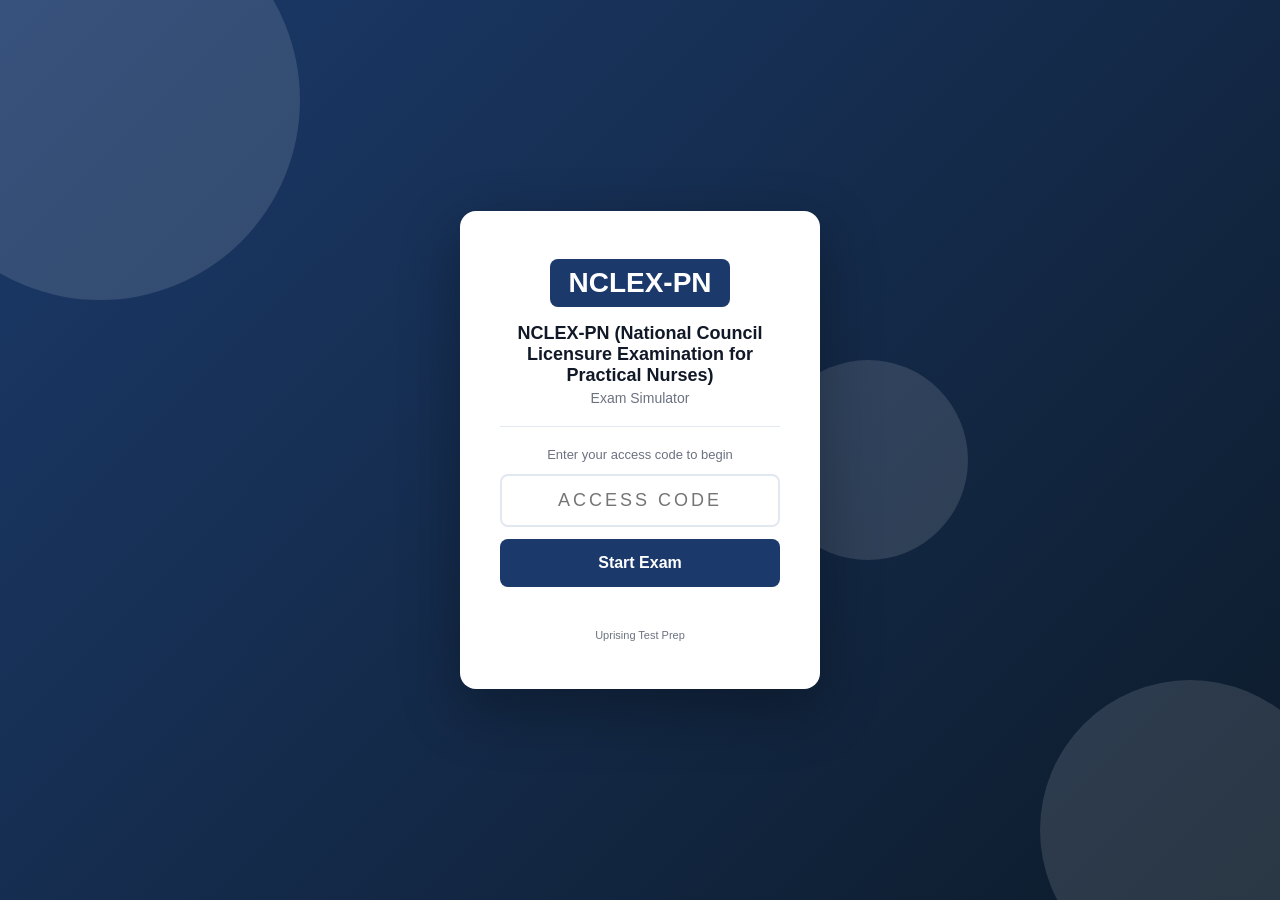
<file: index.html>
<!DOCTYPE html>
<html lang="en">
<head>
  <meta charset="UTF-8" />
  <meta name="viewport" content="width=device-width, initial-scale=1.0, viewport-fit=cover" />
  <meta name="apple-mobile-web-app-capable" content="yes" />
  <meta name="apple-mobile-web-app-status-bar-style" content="black-translucent" />
  <title>NCLEX-PN Exam Simulator</title>
  <link rel="stylesheet" href="style.css" />
</head>
<body>

<div id="access-gate">
  <div class="gate-bg-shapes">
    <div class="shape shape-1"></div>
    <div class="shape shape-2"></div>
    <div class="shape shape-3"></div>
  </div>
  <div class="gate-card">
    <div class="gate-logo">
      <div class="logo-badge">NCLEX-PN</div>
    </div>
    <h1 class="gate-title">NCLEX-PN (National Council Licensure Examination for Practical Nurses)</h1>
    <p class="gate-subtitle">Exam Simulator</p>
    <div class="gate-divider"></div>
    <p class="gate-instruction">Enter your access code to begin</p>
    <input type="text" id="access-code-input" class="gate-input"
           placeholder="Access Code" autocomplete="off"
           maxlength="20" spellcheck="false" />
    <button id="access-btn" class="gate-btn">Start Exam</button>
    <p id="access-error" class="gate-error"></p>
    <p class="gate-hint">Uprising Test Prep</p>
  </div>
</div>

<div id="app" style="display:none">
  <header class="top-bar">
    <div class="bar-left">
      <span class="bar-logo">NCLEX-PN</span>
      <span class="bar-title">Exam Simulator</span>
    </div>
    <div class="bar-right">
      <span class="bar-timer" id="timer-display">--:--</span>
      <button class="bar-btn" id="flag-btn">Flag</button>
      <button class="bar-btn bar-btn-primary" id="submit-btn">
        <span class="btn-full">Submit Exam</span>
        <span class="btn-short">Submit</span>
      </button>
    </div>
  </header>

  <div class="progress-strip">
    <div class="progress-bar" id="progress-bar"></div>
  </div>

  <main class="exam-main">
    <div class="question-panel">
      <div class="q-meta">
        <span id="q-counter"></span>
        <span id="q-domain" class="q-domain-tag"></span>
        <span id="q-flag-indicator" class="flag-chip" style="display:none">Flagged</span>
      </div>
      <!-- Shared text for a linked cluster (a clinical case, a reading
           passage). It sits ABOVE the stem, which is the one thing that
           legitimately precedes it, and repeats on every question in the
           cluster so nobody has to page backwards. -->
      <div id="q-cluster-wrap" class="cluster-wrap" style="display:none"></div>
      <p id="question-text" class="q-text"></p>
      <!-- The picture sits BELOW the question text so the simulator matches
           the printed book exactly: stem, then picture, then options. They
           used to disagree (book put the picture under the stem, simulator put
           it above), so no single wording could be true in both places, and
           184 of MLPAO's 185 image questions said "shown above" while the
           book printed the picture below the sentence. Write stems with
           neutral wording ("the strip shown", "the diagram shows") and this
           whole class of bug cannot come back. -->
      <div id="q-image-wrap" style="display:none; margin-bottom:14px;"></div>
      <div id="options-list" class="options-list"></div>
      <div id="explanation-box" class="explanation-box" style="display:none">
        <div class="explanation-label">Explanation</div>
        <p id="explanation-text" class="explanation-text"></p>
      </div>
    </div>
    <div class="nav-bar">
      <button class="nav-btn" id="prev-btn">&#8592; Prev</button>
      <button class="nav-btn nav-btn-map" id="map-btn">Question Map</button>
      <button class="nav-btn nav-btn-next" id="next-btn">Next &#8594;</button>
    </div>
  </main>
</div>

<!-- Question Map Modal -->
<div id="map-modal" style="display:none">
  <div class="map-backdrop" id="map-backdrop"></div>
  <div class="map-panel">
    <div class="map-header">
      <span class="map-title">Question Map</span>
      <button id="map-close" class="map-close-btn">&#x2715; Close</button>
    </div>
    <div class="map-legend">
      <span class="leg-item"><span class="leg-swatch leg-answered"></span>Answered</span>
      <span class="leg-item"><span class="leg-swatch leg-flagged"></span>Flagged</span>
      <span class="leg-item"><span class="leg-swatch leg-unanswered"></span>Unanswered</span>
    </div>
    <div id="q-grid" class="q-grid"></div>
  </div>
</div>

<div id="results-screen" style="display:none">
  <div class="results-card">
    <div class="res-header">
      <div class="res-badge">NCLEX-PN</div>
      <h2 id="res-status" class="res-status"></h2>
      <p id="res-score" class="res-score"></p>
    </div>
    <div id="res-domains" class="res-domains"></div>
    <button id="res-review-btn" class="res-btn">Review Answers</button>
    <button id="res-restart-btn" class="res-btn res-btn-secondary">Restart</button>
  </div>
</div>

<script src="questions.js"></script>
<script src="app.js"></script>
</body>
</html>
</file>
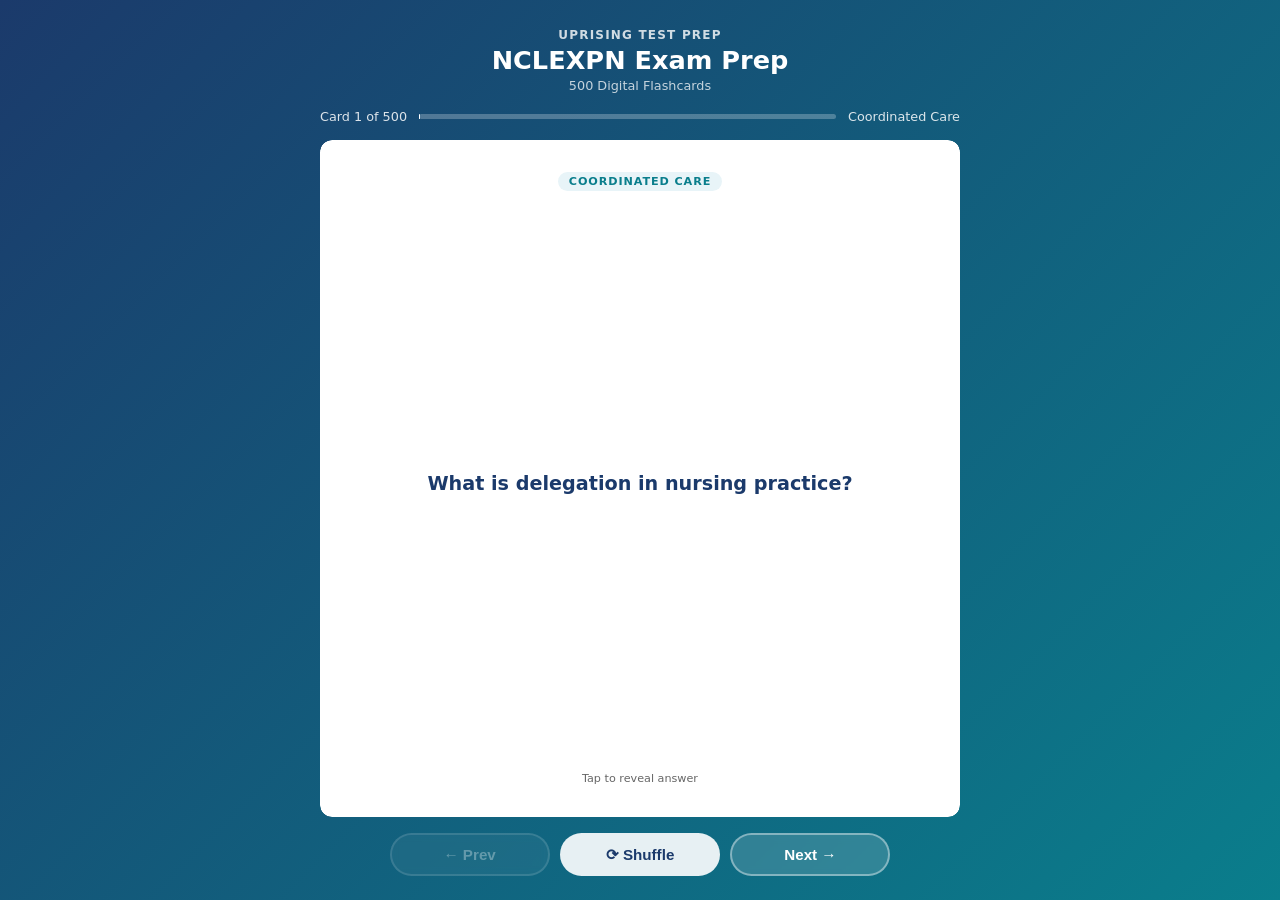
<file: flashcards/index.html>
<!DOCTYPE html>
<html lang="en">
<head>
  <meta charset="UTF-8">
  <meta name="viewport" content="width=device-width, initial-scale=1.0">
  <title>NCLEXPN Exam Prep: Flashcards</title>
  <style>
    :root {
      --blue:   #1B3A6B;
      --teal:   #0A7E8C;
      --ltblue: #E8F4F8;
      --white:  #FFFFFF;
      --text:   #1A1A1A;
      --muted:  #666;
      --radius: 12px;
    }
    * { box-sizing: border-box; margin: 0; padding: 0; }
    html, body { height: 100%; }
    body {
      font-family: 'Segoe UI', system-ui, sans-serif;
      background: linear-gradient(135deg, var(--blue) 0%, var(--teal) 100%);
      /* Pinned, not min-height: the page must never grow, or the controls
         get pushed below the fold on iOS where 100dvh and height:100%
         disagree. The height:100% rule above is the pre-dvh fallback. */
      height: 100dvh;
      max-height: 100dvh;
      overflow: hidden;
      display: flex;
      flex-direction: column;
      align-items: center;
      padding: 1.25rem 1rem 1rem;
      gap: 0.75rem;
      overflow-x: hidden;
    }
    header { text-align: center; color: #fff; flex-shrink: 0; }
    header .brand { font-size: 0.75rem; font-weight: 700; letter-spacing: 0.1em; opacity: 0.8; text-transform: uppercase; }
    header h1 { font-size: 1.3rem; font-weight: 800; margin-top: 0.2rem; }
    header .subtitle { font-size: 0.8rem; opacity: 0.75; margin-top: 0.15rem; }
    #progress-info {
      display: flex; align-items: center; gap: 0.75rem;
      color: rgba(255,255,255,0.85); font-size: 0.8rem;
      flex-shrink: 0; width: 100%; max-width: 640px;
    }
    #progress-bar-track {
      flex: 1; background: rgba(255,255,255,0.25);
      border-radius: 4px; height: 5px;
    }
    #progress-bar-fill { height: 100%; background: #fff; border-radius: 4px; transition: width 0.3s; }
    .card-scene {
      width: 100%; max-width: 640px;
      perspective: 1200px;
      cursor: pointer;
      flex: 1; min-height: 0;
      display: flex; flex-direction: column;
    
      /* WebKit does not clip overflow inside a preserve-3d context, so the
         answer pane's own clip is dropped and a long answer paints over the
         Prev/Next row. This element only sets the perspective and is NOT
         itself in the 3D context, so its clip is honoured in every engine. */
      overflow: hidden;
      border-radius: var(--radius);
    }
    .card-inner {
      position: relative; width: 100%;
      flex: 1; min-height: 0;
      transition: transform 0.55s cubic-bezier(.4,0,.2,1);
      transform-style: preserve-3d;
    }
    .card-scene.flipped .card-inner { transform: rotateY(180deg); }
    .card-face {
      position: absolute; inset: 0;
      backface-visibility: hidden; -webkit-backface-visibility: hidden;
      border-radius: var(--radius);
      display: flex; flex-direction: column;
      padding: 1.5rem 1.75rem;
      box-shadow: 0 12px 40px rgba(0,0,0,0.2);
      overflow: hidden;
    
      /* Painting through a mask forces WebKit to allocate a real clipping
         layer for a 3D-transformed element, which is what makes the
         overflow:hidden and the rounded corners above actually apply. */
      -webkit-mask-image: -webkit-radial-gradient(#fff, #000);
              mask-image: radial-gradient(#fff, #000);
    }
    .card-front { background: var(--white); align-items: center; justify-content: center; }
    .card-back  { background: var(--ltblue); transform: rotateY(180deg); }
    .card-badge {
      font-size: 0.7rem; font-weight: 700; text-transform: uppercase;
      letter-spacing: 0.08em;
      background: var(--ltblue); color: var(--teal);
      padding: 0.2rem 0.65rem; border-radius: 20px;
      margin-bottom: 0.85rem; flex-shrink: 0;
    }
    .card-back .card-badge { background: rgba(10,126,140,0.12); }
    .card-front .q-text {
      font-size: 1.1rem; font-weight: 600; color: var(--blue); line-height: 1.55;
      text-align: center; overflow-y: auto; flex: 1;
      display: flex; align-items: center; justify-content: center;
      scrollbar-width: thin; scrollbar-color: rgba(27,58,107,0.3) transparent;
    }
    .card-back .a-label { font-size: 0.7rem; font-weight: 700; color: var(--teal); text-transform: uppercase; letter-spacing: 0.08em; margin-bottom: 0.4rem; flex-shrink: 0; }
    .card-back .a-text  {
      font-size: 0.975rem; color: var(--text); line-height: 1.65;
      overflow-y: auto; flex: 1; min-height: 0; padding-right: 4px;
      scrollbar-width: thin; scrollbar-color: rgba(10,126,140,0.4) transparent;
    
      -webkit-overflow-scrolling: touch;
      overscroll-behavior: contain;
    }
    .card-back .a-text::-webkit-scrollbar { width: 4px; }
    .card-back .a-text::-webkit-scrollbar-track { background: transparent; }
    .card-back .a-text::-webkit-scrollbar-thumb { background: rgba(10,126,140,0.4); border-radius: 4px; }
    .tap-hint { flex-shrink: 0; margin-top: 0.6rem; font-size: 0.7rem; color: var(--muted); text-align: center; }
    .card-back .tap-hint { color: var(--teal); opacity: 0.7; }
    .controls {
      display: flex; gap: 0.65rem; flex-wrap: nowrap;
      justify-content: center; flex-shrink: 0;
      width: 100%; max-width: 640px;
      padding-bottom: env(safe-area-inset-bottom, 0px);
    }
    .btn {
      padding: 0.6rem 1.2rem; border-radius: 50px;
      border: 2px solid rgba(255,255,255,0.4);
      background: rgba(255,255,255,0.15); color: #fff;
      font-weight: 700; font-size: 0.875rem; cursor: pointer;
      transition: all 0.2s; backdrop-filter: blur(4px);
      white-space: nowrap; flex: 1; max-width: 160px;
    }
    .btn:hover { background: rgba(255,255,255,0.3); border-color: rgba(255,255,255,0.7); }
    .btn:active { transform: scale(0.96); }
    .btn:disabled { opacity: 0.35; cursor: not-allowed; }
    .btn.btn-primary { background: rgba(255,255,255,0.9); color: var(--blue); border-color: transparent; }
    .btn.btn-primary:hover { background: #fff; }
    #loading { color: rgba(255,255,255,0.8); font-size: 1rem; text-align: center; padding: 3rem; flex: 1; }
    @media (min-width: 768px) {
      body { padding: 1.75rem 1.5rem 1.5rem; gap: 1rem; }
      header h1 { font-size: 1.6rem; }
      .card-face { padding: 2rem 2.5rem; }
      .card-front .q-text { font-size: 1.2rem; }
      .card-back .a-text { font-size: 1.05rem; }
      .btn { font-size: 0.95rem; padding: 0.65rem 1.4rem; }
    }
    @media (max-width: 380px) {
      body { padding: 0.75rem; gap: 0.5rem; }
      header .brand { font-size: 0.65rem; }
      header h1 { font-size: 1.1rem; }
      header .subtitle { display: none; }
      .card-face { padding: 1rem 1.1rem; }
      .card-front .q-text { font-size: 0.975rem; }
      .card-back .a-text { font-size: 0.875rem; }
      .btn { font-size: 0.8rem; padding: 0.5rem 0.75rem; }
    }
  </style>
</head>
<body>
<header>
  <div class="brand">Uprising Test Prep</div>
  <h1>NCLEXPN Exam Prep</h1>
  <div class="subtitle">500 Digital Flashcards</div>
</header>
<div id="progress-info">
  <span id="card-counter">Card 1 of 500</span>
  <div id="progress-bar-track"><div id="progress-bar-fill" style="width:0%"></div></div>
  <span id="domain-label"></span>
</div>
<div id="loading">Loading flashcards...</div>
<div class="card-scene" id="card-scene" style="display:none" onclick="flipCard()">
  <div class="card-inner" id="card-inner">
    <div class="card-face card-front">
      <div class="card-badge" id="front-badge"></div>
      <div class="q-text" id="q-text"></div>
      <div class="tap-hint">Tap to reveal answer</div>
    </div>
    <div class="card-face card-back">
      <div class="card-badge" id="back-badge">Answer</div>
      <div class="a-label">Answer</div>
      <div class="a-text" id="a-text"></div>
      <div class="tap-hint">Tap to flip back</div>
    </div>
  </div>
</div>
<div class="controls" id="controls" style="display:none">
  <button class="btn" id="prev-btn" onclick="event.stopPropagation();move(-1)" disabled>&#8592; Prev</button>
  <button class="btn btn-primary" onclick="event.stopPropagation();shuffleCards()">&#10227; Shuffle</button>
  <button class="btn" id="next-btn" onclick="event.stopPropagation();move(1)">Next &#8594;</button>
</div>
<script>
const DOMAIN_LABELS = {
  coordinated_care: "Coordinated Care",
  safety_and_infection_prevention_and_control: "Safety and Infection Prevention and Control",
  health_promotion_and_maintenance: "Health Promotion and Maintenance",
  psychosocial_integrity: "Psychosocial Integrity",
  basic_care_and_comfort: "Basic Care and Comfort",
  pharmacological_therapies: "Pharmacological Therapies",
  reduction_of_risk_potential: "Reduction of Risk Potential",
  physiological_adaptation: "Physiological Adaptation",
};
let cards   = [];
let current = 0;
async function init() {
  try {
    const res = await fetch('flashcards.json');
    if (!res.ok) throw new Error('Network error');
    cards = await res.json();
    document.getElementById('loading').style.display    = 'none';
    document.getElementById('card-scene').style.display = 'flex';
    document.getElementById('controls').style.display   = 'flex';
    show();
  } catch (e) {
    document.getElementById('loading').textContent = 'Error loading flashcards. Please try refreshing.';
  }
}
function domainLabel(key) {
  return DOMAIN_LABELS[key] || key.replace(/_/g, ' ').replace(/\b\w/g, c => c.toUpperCase());
}
function show() {
  const c = cards[current];
  document.getElementById('card-scene').classList.remove('flipped');
  document.getElementById('a-text').scrollTop = 0;
  const label = domainLabel(c.domain || c.chapter || '');
  document.getElementById('q-text').textContent       = c.front;
  document.getElementById('a-text').textContent       = c.back;
  document.getElementById('front-badge').textContent  = label;
  document.getElementById('back-badge').textContent   = label;
  document.getElementById('card-counter').textContent = `Card ${current+1} of ${cards.length}`;
  document.getElementById('domain-label').textContent = label;
  document.getElementById('progress-bar-fill').style.width = `${((current+1)/cards.length*100).toFixed(1)}%`;
  document.getElementById('prev-btn').disabled = current === 0;
  document.getElementById('next-btn').disabled = current === cards.length - 1;
}
function flipCard() { document.getElementById('card-scene').classList.toggle('flipped'); }
function move(dir) {
  const next = current + dir;
  if (next < 0 || next >= cards.length) return;
  current = next; show();
}
function shuffleCards() {
  for (let i = cards.length - 1; i > 0; i--) {
    const j = Math.floor(Math.random() * (i+1));
    [cards[i], cards[j]] = [cards[j], cards[i]];
  }
  current = 0; show();
}
document.addEventListener('keydown', e => {
  if (e.key === 'ArrowRight' || e.key === 'ArrowDown') move(1);
  else if (e.key === 'ArrowLeft' || e.key === 'ArrowUp') move(-1);
  else if (e.key === ' ' || e.key === 'Enter') { e.preventDefault(); flipCard(); }
});
init();
</script>
</body>
</html>
</file>
<file: style.css>
/* NCLEXPN Exam Simulator, Styles */
:root {
  --primary:   #1B3A6B;
  --pass:      #059669;
  --fail:      #DC2626;
  --bg:        #F3F4F8;
  --card:      #FFFFFF;
  --border:    #E2E8F0;
  --text:      #111827;
  --muted:     #6B7280;
  --radius:    10px;
}
*, *::before, *::after { box-sizing: border-box; margin: 0; padding: 0; }
body {
  font-family: -apple-system, BlinkMacSystemFont, "Segoe UI", sans-serif;
  background: var(--bg);
  color: var(--text);
  height: 100vh;
  height: 100dvh;
  overflow: hidden;
  -webkit-text-size-adjust: 100%;
}

/* ── Access Gate ─────────────────────────────────────────────────────────── */
#access-gate {
  display: flex;
  align-items: center;
  justify-content: center;
  height: 100vh;
  height: 100dvh;
  background: linear-gradient(135deg, var(--primary) 0%, #0d1b2a 100%);
  position: relative;
  overflow: hidden;
  padding: 20px;
  padding-top: max(20px, env(safe-area-inset-top));
  padding-bottom: max(20px, env(safe-area-inset-bottom));
}
.gate-bg-shapes { position: absolute; inset: 0; pointer-events: none; }
.shape { position: absolute; border-radius: 50%; opacity: .12; background: #fff; }
.shape-1 { width: 400px; height: 400px; top: -100px; left: -100px; }
.shape-2 { width: 300px; height: 300px; bottom: -80px; right: -60px; }
.shape-3 { width: 200px; height: 200px; top: 40%; left: 60%; }
.gate-card {
  background: #fff;
  border-radius: 16px;
  padding: 48px 40px;
  text-align: center;
  width: 100%;
  max-width: 360px;
  position: relative;
  z-index: 1;
  box-shadow: 0 20px 60px rgba(0,0,0,.3);
}
.logo-badge {
  display: inline-block;
  background: var(--primary);
  color: #fff;
  font-weight: 800;
  font-size: 28px;
  padding: 8px 18px;
  border-radius: 8px;
}
.gate-title { font-size: 18px; font-weight: 700; margin-top: 16px; color: var(--text); }
.gate-subtitle { color: var(--muted); font-size: 14px; margin-top: 4px; }
.gate-divider { height: 1px; background: var(--border); margin: 20px 0; }
.gate-instruction { font-size: 13px; color: var(--muted); margin-bottom: 12px; }
.gate-input {
  width: 100%;
  padding: 14px 16px;
  border: 2px solid var(--border);
  border-radius: 8px;
  font-size: 18px;
  text-align: center;
  text-transform: uppercase;
  letter-spacing: 3px;
  outline: none;
}
.gate-input:focus { border-color: var(--primary); }
.gate-btn {
  width: 100%;
  margin-top: 12px;
  padding: 15px;
  background: var(--primary);
  color: #fff;
  border: none;
  border-radius: 8px;
  font-size: 16px;
  font-weight: 600;
  cursor: pointer;
  -webkit-tap-highlight-color: transparent;
}
.gate-btn:hover { opacity: .9; }
.gate-error { color: var(--fail); font-size: 13px; margin-top: 8px; min-height: 18px; }
.gate-hint { color: var(--muted); font-size: 11px; margin-top: 16px; }

/* ── App shell ───────────────────────────────────────────────────────────── */
#app {
  display: flex;
  flex-direction: column;
  height: 100vh;
  height: 100dvh;
  padding-top: env(safe-area-inset-top);
}
.top-bar {
  display: flex;
  justify-content: space-between;
  align-items: center;
  background: var(--primary);
  color: #fff;
  padding: 0 20px;
  padding-left: max(20px, env(safe-area-inset-left));
  padding-right: max(20px, env(safe-area-inset-right));
  height: 52px;
  flex-shrink: 0;
  gap: 8px;
}
.bar-left { display: flex; align-items: center; gap: 8px; min-width: 0; }
.bar-logo { font-weight: 800; font-size: 18px; flex-shrink: 0; }
.bar-title { font-size: 14px; opacity: .8; white-space: nowrap; overflow: hidden; text-overflow: ellipsis; }
.bar-right { display: flex; align-items: center; gap: 8px; flex-shrink: 0; }
.bar-timer {
  font-variant-numeric: tabular-nums;
  font-size: 16px;
  font-weight: 600;
  min-width: 68px;
  text-align: right;
}
.bar-btn {
  padding: 7px 13px;
  background: rgba(255,255,255,.15);
  border: 1px solid rgba(255,255,255,.3);
  color: #fff;
  border-radius: 6px;
  cursor: pointer;
  font-size: 13px;
  white-space: nowrap;
  -webkit-tap-highlight-color: transparent;
  touch-action: manipulation;
}
.bar-btn:hover { background: rgba(255,255,255,.25); }
.bar-btn-primary {
  background: #fff;
  color: var(--primary);
  border-color: #fff;
  font-weight: 600;
}
.bar-btn-primary:hover { background: #f0f0f0; }
.btn-short { display: none; }
.btn-full  { display: inline; }

.progress-strip { height: 4px; background: rgba(0,0,0,.1); flex-shrink: 0; }
.progress-bar   { height: 100%; background: #4ade80; transition: width .3s; }

/* ── Main exam area ──────────────────────────────────────────────────────── */
.exam-main {
  flex: 1;
  overflow: hidden;
  display: flex;
  flex-direction: column;
  padding: 16px 20px 0;
  padding-left: max(16px, env(safe-area-inset-left));
  padding-right: max(16px, env(safe-area-inset-right));
  min-height: 0;
}
.question-panel { flex: 1; overflow-y: auto; padding-bottom: 12px; -webkit-overflow-scrolling: touch; }
.q-meta {
  display: flex;
  align-items: center;
  gap: 8px;
  margin-bottom: 12px;
  font-size: 13px;
  color: var(--muted);
  flex-wrap: wrap;
}
.q-domain-tag {
  background: var(--primary);
  color: #fff;
  padding: 2px 8px;
  border-radius: 4px;
  font-size: 11px;
  font-weight: 600;
}
.flag-chip {
  background: #FEF3C7;
  color: #92400E;
  padding: 2px 8px;
  border-radius: 4px;
  font-size: 11px;
  font-weight: 600;
}
.cluster-wrap {
  border-left: 4px solid var(--primary, #1B3A6B);
  background: #F2F6FC; border-radius: 8px;
  padding: 10px 14px; margin-bottom: 16px;
}
.cluster-label {
  font-size: 11px; font-weight: 700; letter-spacing: 0.06em;
  text-transform: uppercase; color: var(--primary, #1B3A6B); margin-bottom: 6px;
}
.cluster-body {
  max-height: 38vh; overflow-y: auto; font-size: 15px; line-height: 1.6;
  -webkit-overflow-scrolling: touch;
}
.cluster-body p + p { margin-top: 10px; }
@media (min-width: 1100px) { .cluster-body { max-height: 52vh; } }

.q-image {
  max-width: 100%;
  /* Cap the height too. With only max-width, a tall exhibit renders at full
     width and pushes the stem and every option below the fold, so the question
     looks like it has no answers until the candidate scrolls. Found on CNPLE. */
  max-height: 62vh;
  width: auto;
  height: auto;
  object-fit: contain;
  border-radius: 6px;
  border: 1px solid var(--border);
  display: block;
  margin-bottom: 14px;
}
.q-text { font-size: 16px; line-height: 1.65; margin-bottom: 20px; }
.options-list { display: flex; flex-direction: column; gap: 10px; }
.option {
  display: flex;
  align-items: flex-start;
  gap: 12px;
  padding: 15px 16px;
  background: var(--card);
  border: 2px solid var(--border);
  border-radius: var(--radius);
  cursor: pointer;
  transition: .15s;
  -webkit-tap-highlight-color: transparent;
  touch-action: manipulation;
  min-height: 52px;
}
.option:hover  { border-color: var(--primary); background: #F8FAFF; }
.option.selected  { border-color: var(--primary); background: #EEF3FF; }
.option.correct   { border-color: #059669; background: #ECFDF5; }
.option.incorrect { border-color: #DC2626; background: #FEF2F2; }
/* A correct SATA/hotspot_text letter the candidate did NOT select -- distinct
   from plain "unselected" (border only) so a missed correct answer is still
   visible after submission. */
.option.missed    { border-color: #059669; border-style: dashed; background: #fff; }

/* ── sata / hotspot_text (multiple-selection / checklist checkboxes) ──────── */
.sata-instruction {
  font-size: 13px;
  font-weight: 600;
  color: var(--muted, #6B7280);
  margin-bottom: 2px;
}
.opt-checkbox {
  font-size: 18px;
  line-height: 1;
  min-width: 22px;
  padding-top: 1px;
  flex-shrink: 0;
  color: var(--primary);
}

/* ── hotspot_text (enhanced hot spot -- clickable phrases inside a passage) ── */
.hotspot-passage {
  font-size: 15px;
  line-height: 1.7;
  padding: 12px 14px;
  background: var(--card);
  border: 2px solid var(--border);
  border-radius: var(--radius);
  margin-bottom: 4px;
}
.hotspot-phrase {
  cursor: pointer;
  padding: 1px 3px;
  border-radius: 3px;
  border-bottom: 2px dotted var(--primary);
  -webkit-tap-highlight-color: transparent;
}
.hotspot-phrase:hover { background: #F8FAFF; }
.hotspot-phrase.selected { background: #EEF3FF; border-bottom-style: solid; font-weight: 600; }

/* ── dropdown / cloze (schema-identical widgets; a <select> per blank) ────── */
.dropdown-wrap { display: flex; }
.dropdown-select {
  width: 100%;
  padding: 14px 16px;
  border: 2px solid var(--border);
  border-radius: var(--radius);
  font-size: 15px;
  font-family: inherit;
  background: var(--card);
  color: inherit;
  outline: none;
}
.dropdown-select:focus { border-color: var(--primary); }
.cloze-blank { margin-bottom: 14px; }
.cloze-blank:last-child { margin-bottom: 0; }

/* ── matrix (matrix/grid -- one column choice per row) ─────────────────────── */
.matrix-wrap { display: flex; flex-direction: column; gap: 10px; }
.matrix-row {
  padding: 12px 14px;
  background: var(--card);
  border: 2px solid var(--border);
  border-radius: var(--radius);
}
.matrix-row-text { font-size: 14px; line-height: 1.5; margin-bottom: 8px; }
.matrix-row-choices { display: flex; gap: 8px; flex-wrap: wrap; }
.matrix-choice {
  padding: 8px 14px;
  border: 1.5px solid var(--border);
  border-radius: 6px;
  background: var(--card);
  font-size: 13px;
  font-weight: 600;
  cursor: pointer;
  touch-action: manipulation;
  -webkit-tap-highlight-color: transparent;
}
.matrix-choice:hover:not(:disabled) { border-color: var(--primary); }
.matrix-choice.selected { border-color: var(--primary); background: #EEF3FF; color: var(--primary); }
.matrix-choice.correct   { border-color: #059669; background: #ECFDF5; color: #059669; }
.matrix-choice.incorrect { border-color: #DC2626; background: #FEF2F2; color: #DC2626; }

/* ── bowtie (5-part clinical judgment layout) ──────────────────────────────── */
.bowtie-part { margin-bottom: 18px; }
.bowtie-part:last-child { margin-bottom: 0; }
.bowtie-part-label {
  font-size: 13px;
  font-weight: 700;
  color: var(--primary);
  text-transform: uppercase;
  letter-spacing: .03em;
  margin-bottom: 6px;
}
.bowtie-part-options { gap: 8px; }

/* ── dragdrop (ordering exercise -- tap-to-select-then-place tiles) ────────── */
.pc-hint {
  font-size: 13px;
  color: var(--muted, #6B7280);
  margin: 6px 0 16px;
  font-style: italic;
}
.order-wrap { display: flex; flex-direction: column; gap: 8px; }
.order-list { display: flex; flex-direction: column; gap: 8px; }
.order-row {
  display: flex;
  align-items: center;
  gap: 12px;
  padding: 12px 14px;
  background: var(--card);
  border: 2px solid var(--border);
  border-radius: var(--radius);
  min-height: 48px;
}
.order-num {
  font-weight: 700;
  font-size: 14px;
  color: var(--primary);
  min-width: 22px;
  flex-shrink: 0;
}
.order-text { flex: 1; font-size: 14px; line-height: 1.4; }
.order-btns { display: flex; gap: 6px; flex-shrink: 0; }
.order-btn {
  width: 34px;
  height: 34px;
  border: 1.5px solid var(--border);
  border-radius: 6px;
  background: var(--card);
  font-size: 16px;
  cursor: pointer;
  touch-action: manipulation;
  -webkit-tap-highlight-color: transparent;
}
.order-btn:hover:not(:disabled) { border-color: var(--primary); color: var(--primary); }
.order-btn:disabled { opacity: 0.3; cursor: default; }
.explanation-box {
  margin-top: 20px;
  padding: 16px 18px;
  background: #F0F9FF;
  border-left: 4px solid #2563EB;
  border-radius: 6px;
}
.explanation-label {
  font-size: 11px;
  font-weight: 700;
  text-transform: uppercase;
  letter-spacing: .06em;
  color: #2563EB;
  margin-bottom: 8px;
}
.explanation-text { font-size: 14.5px; line-height: 1.7; color: #1e293b; margin: 0; }
.opt-letter { font-weight: 700; font-size: 15px; color: var(--primary); min-width: 22px; padding-top: 1px; flex-shrink: 0; }
.opt-text   { font-size: 15px; line-height: 1.5; }

/* ── Nav bar ─────────────────────────────────────────────────────────────── */
.nav-bar {
  display: flex;
  align-items: center;
  gap: 8px;
  padding: 10px 0;
  padding-bottom: max(14px, env(safe-area-inset-bottom));
  flex-shrink: 0;
}
.nav-btn {
  flex: 1;
  padding: 13px 8px;
  background: var(--card);
  border: 1px solid var(--border);
  border-radius: 8px;
  cursor: pointer;
  font-size: 15px;
  font-weight: 500;
  text-align: center;
  -webkit-tap-highlight-color: transparent;
  touch-action: manipulation;
  min-height: 48px;
}
.nav-btn:hover      { background: #f0f0f0; }
.nav-btn-map {
  background: var(--bg);
  border-color: var(--primary);
  color: var(--primary);
  font-weight: 600;
}
.nav-btn-map:hover { background: #EEF3FF; }
.nav-btn-next {
  background: var(--primary);
  color: #fff;
  border-color: var(--primary);
}
.nav-btn-next:hover { opacity: .9; }

/* ── Question Map Modal ──────────────────────────────────────────────────── */
#map-modal {
  position: fixed;
  inset: 0;
  z-index: 1000;
  display: flex;
  flex-direction: column;
  justify-content: flex-end;
}
.map-backdrop { position: absolute; inset: 0; background: rgba(0,0,0,.5); }
.map-panel {
  position: relative;
  background: #fff;
  border-radius: 20px 20px 0 0;
  padding: 20px;
  padding-bottom: max(20px, env(safe-area-inset-bottom));
  max-height: 80vh;
  max-height: 80dvh;
  display: flex;
  flex-direction: column;
  box-shadow: 0 -4px 30px rgba(0,0,0,.2);
}
.map-header {
  display: flex;
  align-items: center;
  justify-content: space-between;
  margin-bottom: 12px;
  flex-shrink: 0;
}
.map-title { font-size: 17px; font-weight: 700; color: var(--text); }
.map-close-btn {
  padding: 8px 16px;
  background: var(--bg);
  border: 1px solid var(--border);
  border-radius: 8px;
  cursor: pointer;
  font-size: 14px;
  font-weight: 500;
  min-height: 40px;
  -webkit-tap-highlight-color: transparent;
  touch-action: manipulation;
}
.map-close-btn:hover { background: #e5e7eb; }
.map-legend { display: flex; gap: 16px; margin-bottom: 14px; flex-shrink: 0; flex-wrap: wrap; }
.leg-item { display: flex; align-items: center; gap: 6px; font-size: 13px; color: var(--muted); }
.leg-swatch {
  width: 16px;
  height: 16px;
  border-radius: 3px;
  border: 1px solid var(--border);
  background: var(--card);
  display: inline-block;
  flex-shrink: 0;
}
.leg-swatch.leg-answered  { background: var(--primary); border-color: var(--primary); }
.leg-swatch.leg-flagged   { background: #FEF3C7; border-color: #F59E0B; }
.leg-swatch.leg-unanswered { background: var(--card); }
.q-grid {
  display: flex;
  flex-wrap: wrap;
  gap: 6px;
  overflow-y: auto;
  flex: 1;
  padding-bottom: 8px;
  -webkit-overflow-scrolling: touch;
}
.grid-btn {
  width: 40px;
  height: 40px;
  border: 1px solid var(--border);
  border-radius: 6px;
  background: var(--card);
  font-size: 12px;
  cursor: pointer;
  font-weight: 500;
  -webkit-tap-highlight-color: transparent;
  touch-action: manipulation;
}
.grid-btn.answered { background: var(--primary); color: #fff; border-color: var(--primary); }
.grid-btn.flagged  { background: #FEF3C7; border-color: #F59E0B; }
.grid-btn.active   { outline: 3px solid var(--primary); outline-offset: 2px; }

/* ── Results ─────────────────────────────────────────────────────────────── */
#results-screen {
  display: flex;
  align-items: flex-start;
  justify-content: center;
  min-height: 100vh;
  min-height: 100dvh;
  background: var(--bg);
  overflow-y: auto;
  -webkit-overflow-scrolling: touch;
  padding: 20px 16px;
  padding-top: max(20px, env(safe-area-inset-top));
  padding-bottom: max(20px, env(safe-area-inset-bottom));
}
.results-card {
  background: var(--card);
  border-radius: 16px;
  padding: 40px;
  max-width: 480px;
  width: 100%;
  box-shadow: 0 8px 30px rgba(0,0,0,.1);
}
.res-header { text-align: center; margin-bottom: 24px; }
.res-badge {
  display: inline-block;
  background: var(--primary);
  color: #fff;
  font-weight: 800;
  font-size: 22px;
  padding: 6px 16px;
  border-radius: 8px;
}
.res-status { font-size: 36px; font-weight: 800; margin-top: 12px; }
.res-score  { font-size: 18px; color: var(--muted); margin-top: 4px; }
.res-domains { margin-bottom: 24px; display: flex; flex-direction: column; gap: 10px; }
.res-domain-row { display: flex; align-items: center; gap: 8px; font-size: 13px; }
.res-domain-name { width: 160px; font-weight: 500; flex-shrink: 0; }
.res-domain-bar-wrap { flex: 1; background: #E5E7EB; border-radius: 4px; height: 8px; overflow: hidden; }
.res-domain-bar { height: 100%; border-radius: 4px; transition: width .5s; }
.res-domain-pct { width: 36px; text-align: right; font-weight: 600; }
.res-btn {
  width: 100%;
  padding: 15px;
  background: var(--primary);
  color: #fff;
  border: none;
  border-radius: 8px;
  font-size: 15px;
  font-weight: 600;
  cursor: pointer;
  margin-bottom: 10px;
  min-height: 52px;
  -webkit-tap-highlight-color: transparent;
  touch-action: manipulation;
}
.res-btn:hover { opacity: .9; }
.res-btn-secondary {
  background: transparent;
  color: var(--primary);
  border: 2px solid var(--primary);
}
.res-btn-secondary:hover { background: var(--primary); color: #fff; }

/* ── Mobile breakpoint (phones ≤ 640px) ─────────────────────────────────── */
@media (max-width: 640px) {
  /* Gate card */
  .gate-card { padding: 32px 24px; }

  /* Top bar: hide long title text, swap Submit label */
  .bar-title  { display: none; }
  .btn-full   { display: none; }
  .btn-short  { display: inline; }
  .bar-right  { gap: 6px; }
  .bar-btn    { padding: 6px 10px; font-size: 12px; }
  .bar-timer  { font-size: 14px; min-width: 58px; }

  /* Exam main */
  .exam-main { padding: 12px 14px 0; }
  .q-text { font-size: 16px; }
  .opt-text { font-size: 15px; }

  /* Nav bar, bigger touch targets */
  .nav-btn { font-size: 14px; padding: 14px 6px; }

  /* Results */
  .results-card { padding: 28px 20px; }
  .res-domain-name { width: 110px; font-size: 12px; }
  .res-domain-pct  { font-size: 12px; }
  .res-status { font-size: 30px; }

  /* Map grid, slightly bigger buttons on phones */
  .grid-btn { width: 42px; height: 42px; }
}

/* ── Very small phones (≤ 380px) ────────────────────────────────────────── */
@media (max-width: 380px) {
  .bar-logo { font-size: 15px; }
  .bar-btn  { padding: 5px 8px; font-size: 11px; }
  .bar-timer { font-size: 13px; min-width: 52px; }
  .nav-btn  { font-size: 13px; }
  .grid-btn { width: 38px; height: 38px; font-size: 11px; }
}
</file>
